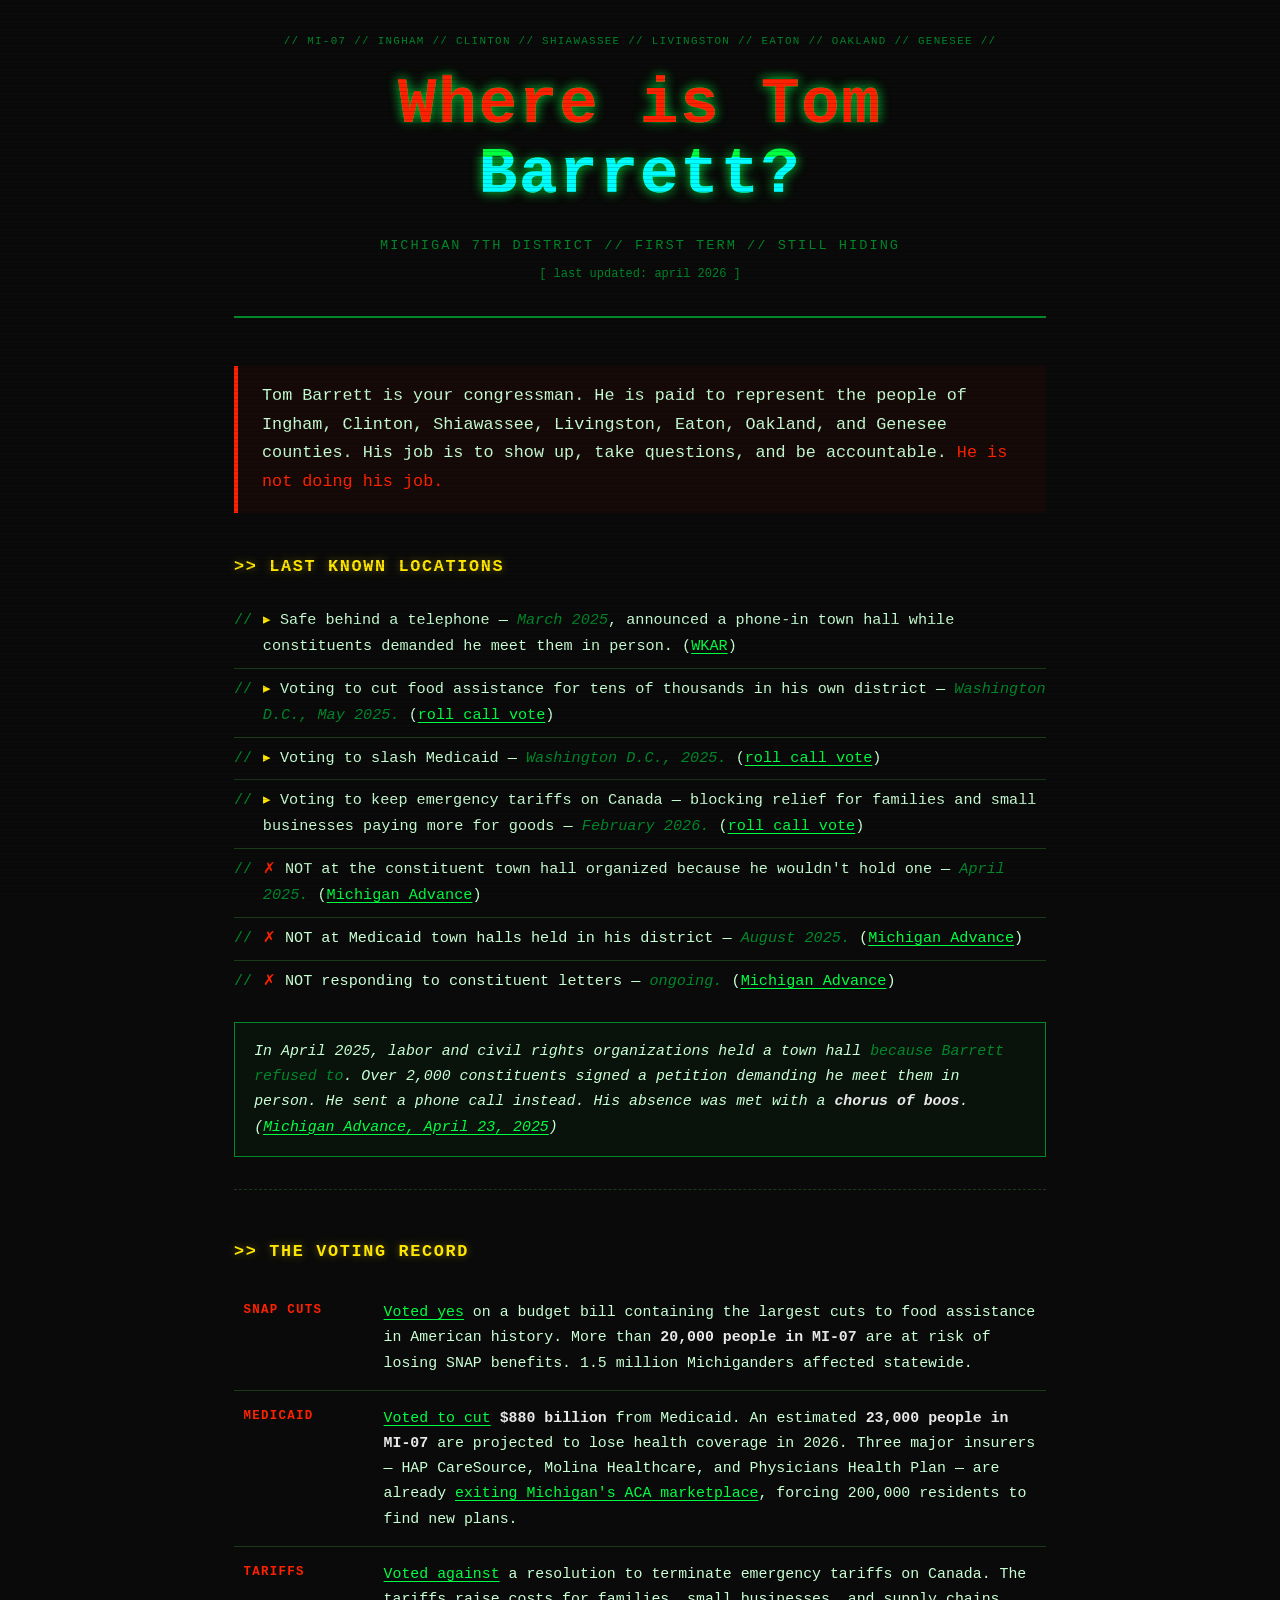
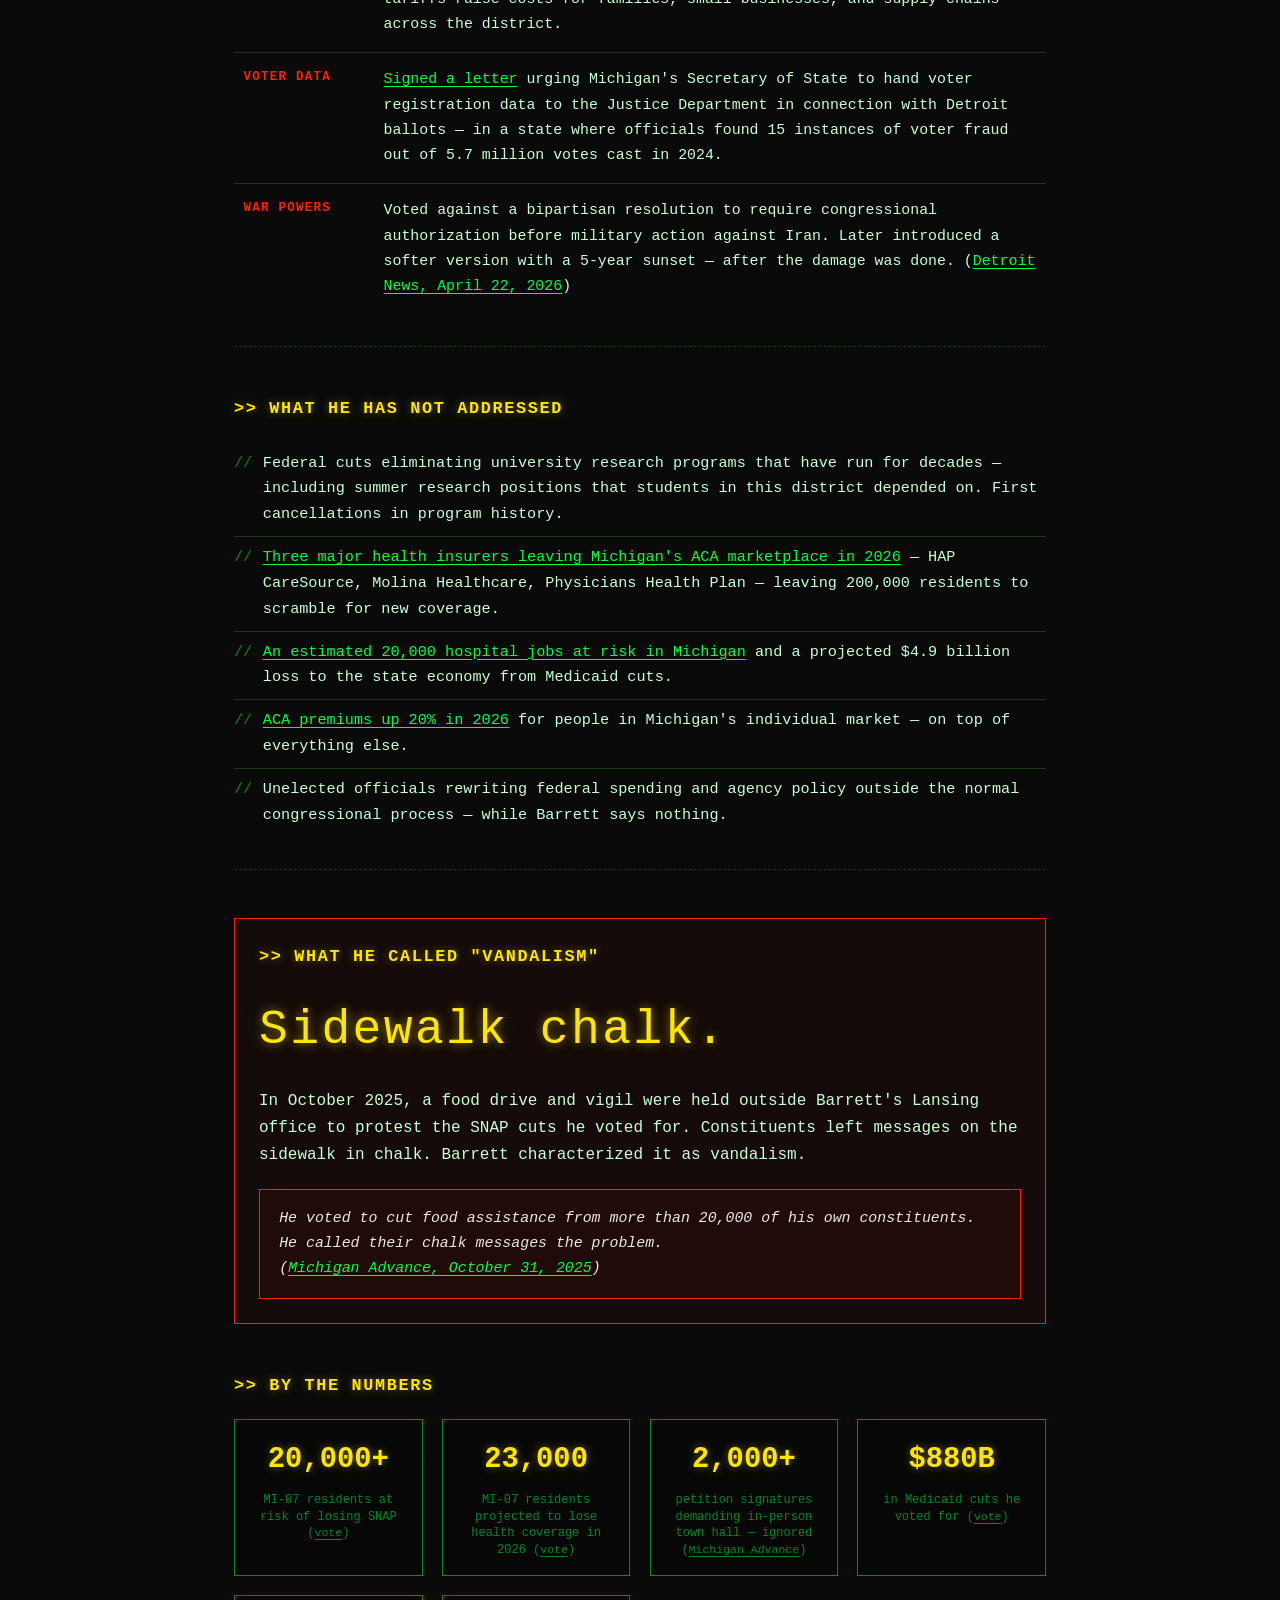
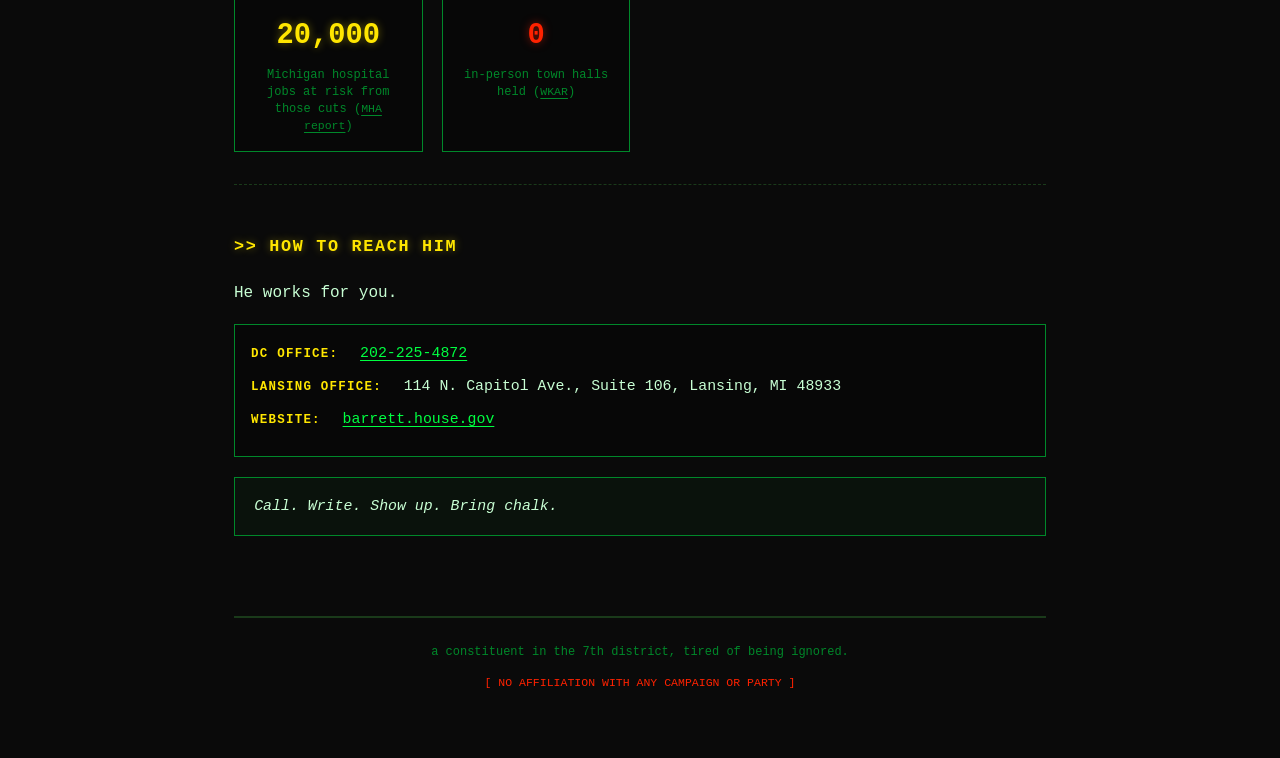
<file: docs/index.html>
<!DOCTYPE html>
<html lang="en">
<head>
  <meta charset="UTF-8">
  <meta name="viewport" content="width=device-width, initial-scale=1.0">
  <title>Where is Tom Barrett? | whereistombarrett.com</title>
  <link rel="stylesheet" href="./theme/css/style.css">
</head>
<body>
  <div class="scanlines"></div>

<main>

  <header>
    <p class="deco">// MI-07 // INGHAM // CLINTON // SHIAWASSEE // LIVINGSTON // EATON // OAKLAND // GENESEE //</p>
    <h1 class="glitch-title" data-text="Where is Tom Barrett?">Where is Tom Barrett?</h1>
    <p class="subhead">michigan 7th district // first term // still hiding</p>
    <p class="datestamp">[ last updated: april 2026 ]</p>
  </header>

  <section class="lede">
    <p>
      Tom Barrett is your congressman. He is paid to represent the people of
      Ingham, Clinton, Shiawassee, Livingston, Eaton, Oakland, and Genesee
      counties. His job is to show up, take questions, and be accountable.
      <span class="red">He is not doing his job.</span>
    </p>
  </section>

  <section class="block">
    <h2>&gt;&gt; LAST KNOWN LOCATIONS</h2>
    <ul>
      <li>
        <span class="yellow">▸</span> Safe behind a telephone —
        <em>March 2025</em>, announced a phone-in town hall while constituents demanded he meet them in person.
        (<a href="https://www.wkar.org/wkar-news/2025-03-07/rep-barrett-sets-first-call-in-town-hall-some-constituents-want-to-talk-in-person" target="_blank" rel="noopener">WKAR</a>)
      </li>
      <li>
        <span class="yellow">▸</span> Voting to cut food assistance for tens of thousands in his own district —
        <em>Washington D.C., May 2025.</em>
        (<a href="https://www.govtrack.us/congress/votes/119-2025/h145" target="_blank" rel="noopener">roll call vote</a>)
      </li>
      <li>
        <span class="yellow">▸</span> Voting to slash Medicaid —
        <em>Washington D.C., 2025.</em>
        (<a href="https://www.govtrack.us/congress/votes/119-2025/h145" target="_blank" rel="noopener">roll call vote</a>)
      </li>
      <li>
        <span class="yellow">▸</span> Voting to keep emergency tariffs on Canada — blocking relief for families and small businesses paying more for goods —
        <em>February 2026.</em>
        (<a href="https://www.govtrack.us/congress/votes/119-2026/h65" target="_blank" rel="noopener">roll call vote</a>)
      </li>
      <li>
        <span class="red">✗</span> NOT at the constituent town hall organized because he wouldn't hold one —
        <em>April 2025.</em>
        (<a href="https://michiganadvance.com/2025/04/23/absent-tom-barrett-7th-district-town-hall-meeting-lets-constituents-express-concerns-frustrations/" target="_blank" rel="noopener">Michigan Advance</a>)
      </li>
      <li>
        <span class="red">✗</span> NOT at Medicaid town halls held in his district —
        <em>August 2025.</em>
        (<a href="https://michiganadvance.com/2025/08/01/democratic-candidates-hold-medicaid-townhalls-with-barrett-james-absent/" target="_blank" rel="noopener">Michigan Advance</a>)
      </li>
      <li>
        <span class="red">✗</span> NOT responding to constituent letters — <em>ongoing.</em>
        (<a href="https://michiganadvance.com/briefs/barrett-constituents-deliver-petition-to-lansing-office-demand-in-person-town-hall-meeting/" target="_blank" rel="noopener">Michigan Advance</a>)
      </li>
    </ul>
    <p class="callout">
      In April 2025, labor and civil rights organizations held a town hall
      <em>because Barrett refused to</em>. Over 2,000 constituents signed a petition
      demanding he meet them in person. He sent a phone call instead. His absence
      was met with a <strong>chorus of boos</strong>.
      (<a href="https://michiganadvance.com/2025/04/23/absent-tom-barrett-7th-district-town-hall-meeting-lets-constituents-express-concerns-frustrations/" target="_blank" rel="noopener">Michigan Advance, April 23, 2025</a>)
    </p>
  </section>

  <section class="block">
    <h2>&gt;&gt; THE VOTING RECORD</h2>
    <table>
      <tr>
        <td class="charge">SNAP CUTS</td>
        <td>
          <a href="https://www.govtrack.us/congress/votes/119-2025/h145" target="_blank" rel="noopener">Voted yes</a>
          on a budget bill containing the largest cuts to food assistance in American history.
          More than <strong>20,000 people in MI-07</strong> are at risk of losing SNAP benefits.
          1.5 million Michiganders affected statewide.
        </td>
      </tr>
      <tr>
        <td class="charge">MEDICAID</td>
        <td>
          <a href="https://www.govtrack.us/congress/votes/119-2025/h145" target="_blank" rel="noopener">Voted to cut</a>
          <strong>$880 billion</strong> from Medicaid. An estimated <strong>23,000 people in MI-07</strong>
          are projected to lose health coverage in 2026. Three major insurers —
          HAP CareSource, Molina Healthcare, and Physicians Health Plan — are already
          <a href="https://bridgemi.com/michigan-health-watch/michigan-open-enrollment-heres-how-much-health-insurance-rates-are-rising/" target="_blank" rel="noopener">exiting Michigan's ACA marketplace</a>,
          forcing 200,000 residents to find new plans.
        </td>
      </tr>
      <tr>
        <td class="charge">TARIFFS</td>
        <td>
          <a href="https://www.govtrack.us/congress/votes/119-2026/h65" target="_blank" rel="noopener">Voted against</a>
          a resolution to terminate emergency tariffs on Canada. The tariffs raise costs
          for families, small businesses, and supply chains across the district.
        </td>
      </tr>
      <tr>
        <td class="charge">VOTER DATA</td>
        <td>
          <a href="https://www.gandernewsroom.com/news/trump-doj-demands-detroits-ballots-and-these-michigan-republicans-are-backing-it/" target="_blank" rel="noopener">Signed a letter</a>
          urging Michigan's Secretary of State to hand voter registration data to the Justice Department
          in connection with Detroit ballots — in a state where officials found 15 instances of
          voter fraud out of 5.7 million votes cast in 2024.
        </td>
      </tr>
      <tr>
        <td class="charge">WAR POWERS</td>
        <td>
          Voted against a bipartisan resolution to require congressional authorization before
          military action against Iran. Later introduced a softer version with a 5-year sunset —
          after the damage was done.
          (<a href="https://www.detroitnews.com/story/news/politics/2026/04/22/michigan-rep-tom-barrett-pushes-to-reclaim-congress-war-powers/89732514007/" target="_blank" rel="noopener">Detroit News, April 22, 2026</a>)
        </td>
      </tr>
    </table>
  </section>

  <section class="block">
    <h2>&gt;&gt; WHAT HE HAS NOT ADDRESSED</h2>
    <ul>
      <li>
        Federal cuts eliminating university research programs that have run for decades —
        including summer research positions that students in this district depended on.
        First cancellations in program history.
      </li>
      <li>
        <a href="https://bridgemi.com/michigan-health-watch/michigan-open-enrollment-heres-how-much-health-insurance-rates-are-rising/" target="_blank" rel="noopener">Three major health insurers leaving Michigan's ACA marketplace in 2026</a>
        — HAP CareSource, Molina Healthcare, Physicians Health Plan — leaving 200,000 residents to scramble for new coverage.
      </li>
      <li>
        <a href="https://www.mha.org/newsroom/house-budget-endangers-20000-hospital-jobs-and-4-9-billion-economic-loss/" target="_blank" rel="noopener">An estimated 20,000 hospital jobs at risk in Michigan</a>
        and a projected $4.9 billion loss to the state economy from Medicaid cuts.
      </li>
      <li>
        <a href="https://bridgemi.com/michigan-health-watch/michigan-open-enrollment-heres-how-much-health-insurance-rates-are-rising/" target="_blank" rel="noopener">ACA premiums up 20% in 2026</a>
        for people in Michigan's individual market — on top of everything else.
      </li>
      <li>
        Unelected officials rewriting federal spending and agency policy outside the normal congressional process — while Barrett says nothing.
      </li>
    </ul>
  </section>

  <section class="block spotlight">
    <h2>&gt;&gt; WHAT HE CALLED "VANDALISM"</h2>
    <p class="big-text">Sidewalk chalk.</p>
    <p>
      In October 2025, a food drive and vigil were held outside Barrett's Lansing
      office to protest the SNAP cuts he voted for. Constituents left messages on
      the sidewalk in chalk. Barrett characterized it as vandalism.
    </p>
    <p class="callout red-border">
      He voted to cut food assistance from more than 20,000 of his own constituents.<br>
      He called their chalk messages the problem.<br>
      (<a href="https://michiganadvance.com/2025/10/31/congressional-candidate-hosts-food-drive-and-vigil-outside-rep-tom-barretts-lansing-office/" target="_blank" rel="noopener">Michigan Advance, October 31, 2025</a>)
    </p>
  </section>

  <section class="block">
    <h2>&gt;&gt; BY THE NUMBERS</h2>
    <div class="stats">
      <div class="stat">
        <span class="stat-num">20,000+</span>
        <span class="stat-label">
          MI-07 residents at risk of losing SNAP
          (<a href="https://www.govtrack.us/congress/votes/119-2025/h145" target="_blank" rel="noopener">vote</a>)
        </span>
      </div>
      <div class="stat">
        <span class="stat-num">23,000</span>
        <span class="stat-label">
          MI-07 residents projected to lose health coverage in 2026
          (<a href="https://www.govtrack.us/congress/votes/119-2025/h145" target="_blank" rel="noopener">vote</a>)
        </span>
      </div>
      <div class="stat">
        <span class="stat-num">2,000+</span>
        <span class="stat-label">
          petition signatures demanding in-person town hall — ignored
          (<a href="https://michiganadvance.com/briefs/barrett-constituents-deliver-petition-to-lansing-office-demand-in-person-town-hall-meeting/" target="_blank" rel="noopener">Michigan Advance</a>)
        </span>
      </div>
      <div class="stat">
        <span class="stat-num">$880B</span>
        <span class="stat-label">
          in Medicaid cuts he voted for
          (<a href="https://www.govtrack.us/congress/votes/119-2025/h145" target="_blank" rel="noopener">vote</a>)
        </span>
      </div>
      <div class="stat">
        <span class="stat-num">20,000</span>
        <span class="stat-label">
          Michigan hospital jobs at risk from those cuts
          (<a href="https://www.mha.org/newsroom/house-budget-endangers-20000-hospital-jobs-and-4-9-billion-economic-loss/" target="_blank" rel="noopener">MHA report</a>)
        </span>
      </div>
      <div class="stat">
        <span class="stat-num red">0</span>
        <span class="stat-label">
          in-person town halls held
          (<a href="https://www.wkar.org/wkar-news/2025-03-07/rep-barrett-sets-first-call-in-town-hall-some-constituents-want-to-talk-in-person" target="_blank" rel="noopener">WKAR</a>)
        </span>
      </div>
    </div>
  </section>

  <section class="block">
    <h2>&gt;&gt; HOW TO REACH HIM</h2>
    <p>He works for you.</p>
    <div class="contact">
      <p><span class="label">DC OFFICE:</span> <a href="tel:+12022254872">202-225-4872</a></p>
      <p><span class="label">LANSING OFFICE:</span> 114 N. Capitol Ave., Suite 106, Lansing, MI 48933</p>
      <p><span class="label">WEBSITE:</span> <a href="https://barrett.house.gov" target="_blank" rel="noopener">barrett.house.gov</a></p>
    </div>
    <p class="callout">
      Call. Write. Show up. Bring chalk.
    </p>
  </section>

  <footer>
    <p>a constituent in the 7th district, tired of being ignored.</p>
    <p class="blink">[ NO AFFILIATION WITH ANY CAMPAIGN OR PARTY ]</p>
  </footer>

</main>

</body>
</html>
</file>
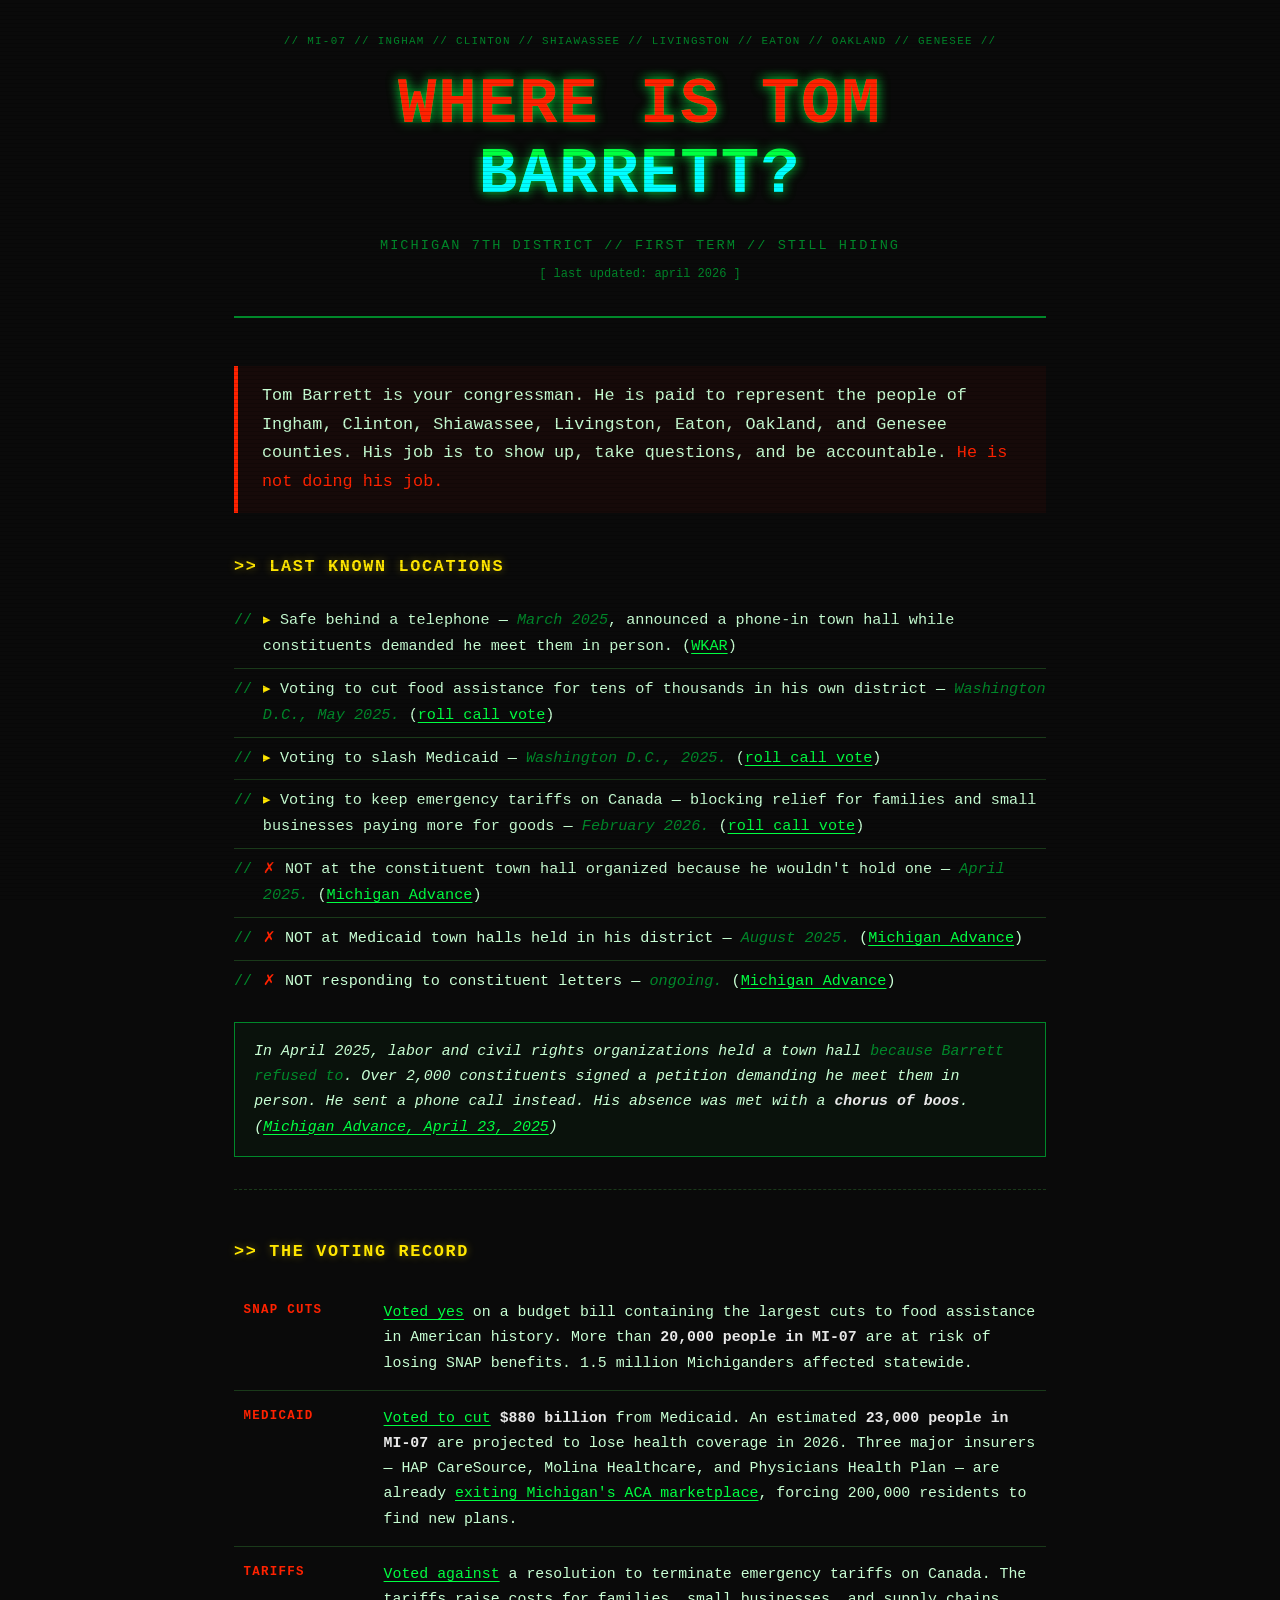
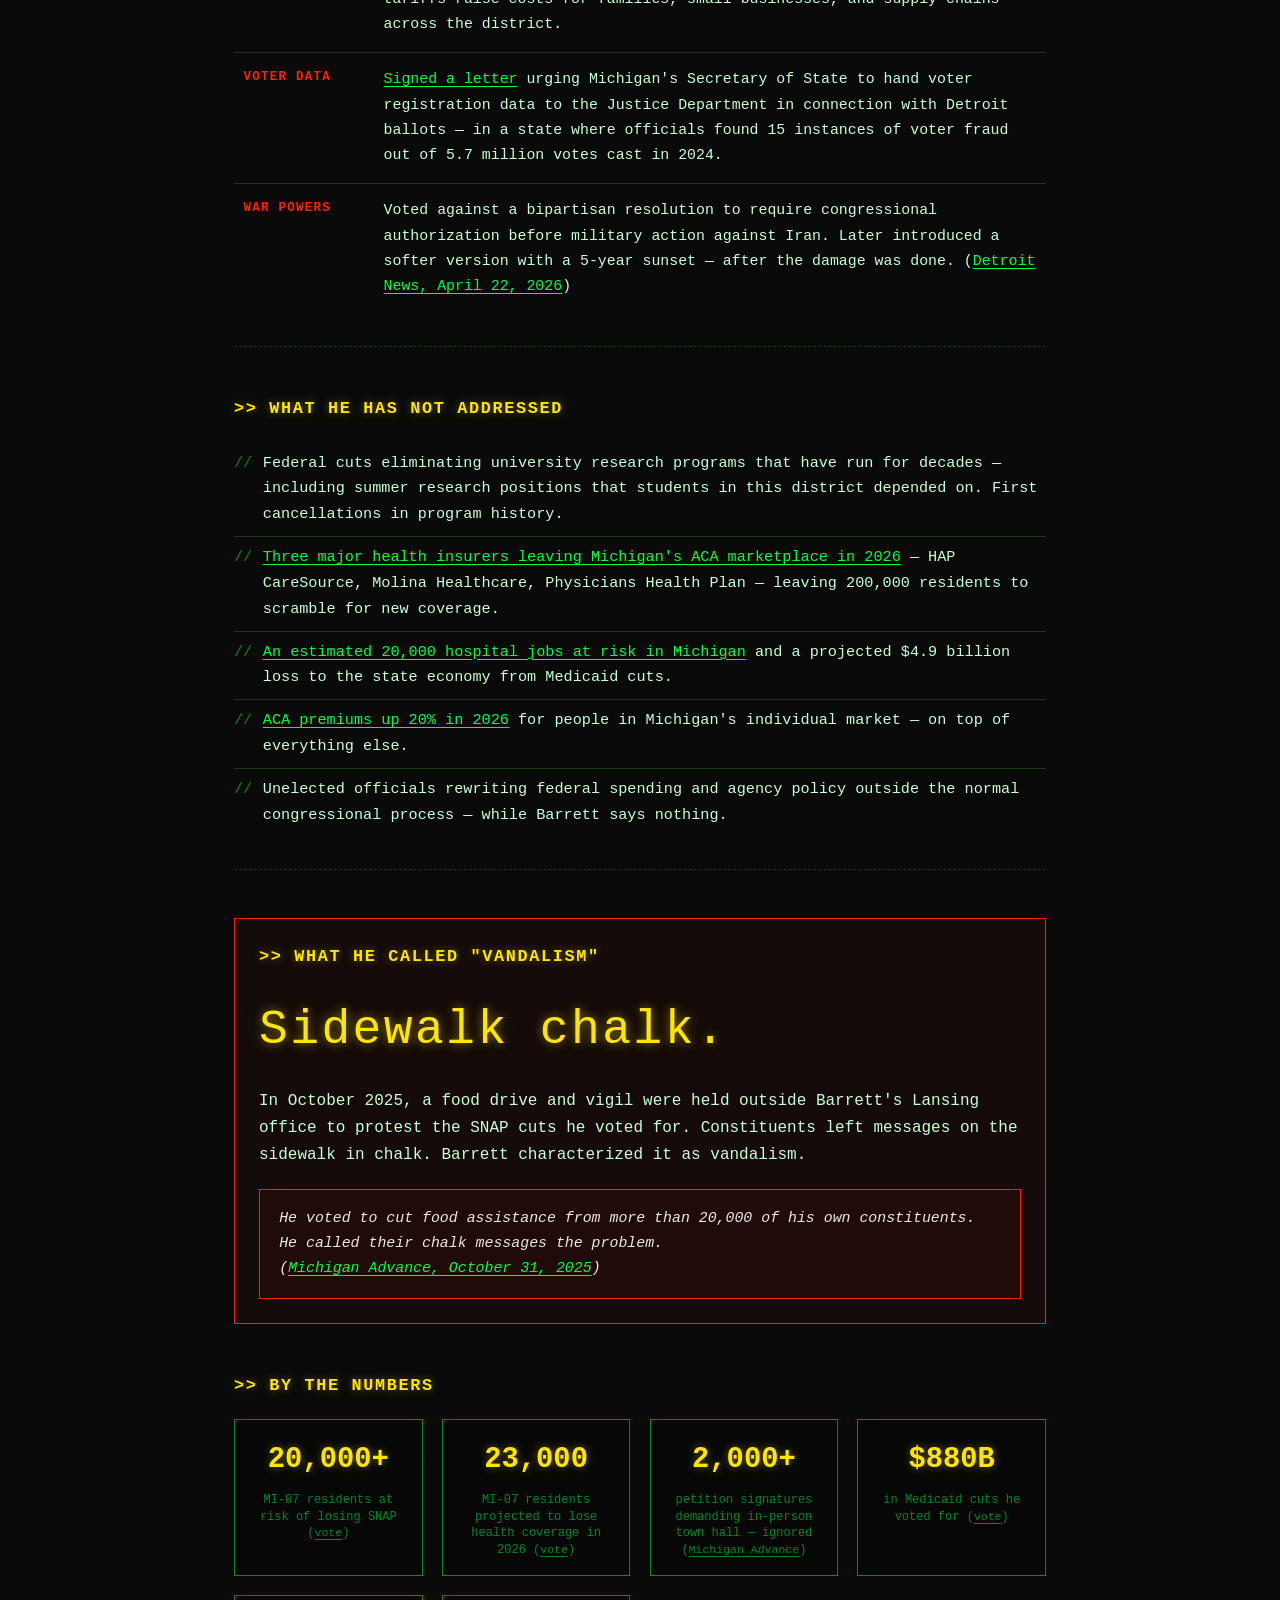
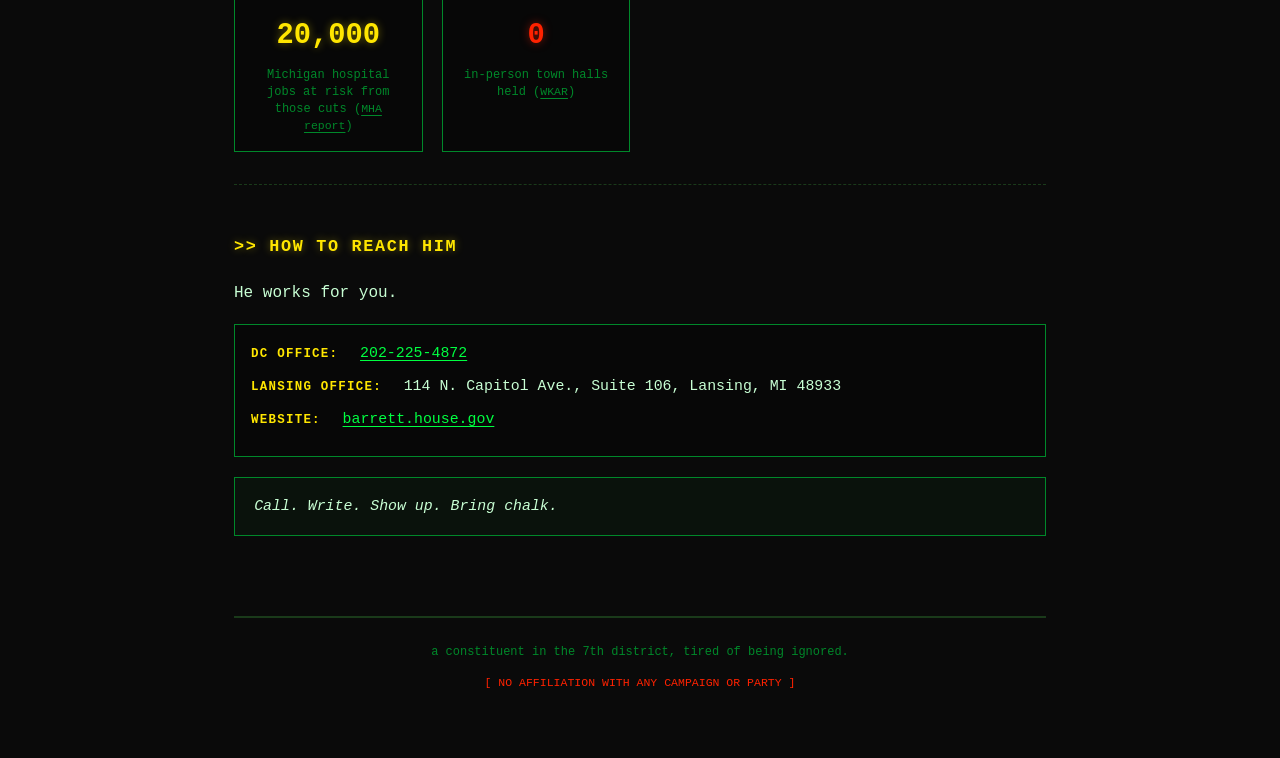
<file: output/index.html>
<!DOCTYPE html>
<html lang="en">
<head>
  <meta charset="UTF-8">
  <meta name="viewport" content="width=device-width, initial-scale=1.0">
  <title>whereistombarrett.wtf</title>
  <link rel="stylesheet" href="./theme/css/style.css">
</head>
<body>
  <div class="scanlines"></div>

<main>

  <header>
    <p class="deco">// MI-07 // INGHAM // CLINTON // SHIAWASSEE // LIVINGSTON // EATON // OAKLAND // GENESEE //</p>
    <h1 class="glitch-title" data-text="WHERE IS TOM BARRETT?">WHERE IS TOM BARRETT?</h1>
    <p class="subhead">michigan 7th district // first term // still hiding</p>
    <p class="datestamp">[ last updated: april 2026 ]</p>
  </header>

  <section class="lede">
    <p>
      Tom Barrett is your congressman. He is paid to represent the people of
      Ingham, Clinton, Shiawassee, Livingston, Eaton, Oakland, and Genesee
      counties. His job is to show up, take questions, and be accountable.
      <span class="red">He is not doing his job.</span>
    </p>
  </section>

  <section class="block">
    <h2>&gt;&gt; LAST KNOWN LOCATIONS</h2>
    <ul>
      <li>
        <span class="yellow">▸</span> Safe behind a telephone —
        <em>March 2025</em>, announced a phone-in town hall while constituents demanded he meet them in person.
        (<a href="https://www.wkar.org/wkar-news/2025-03-07/rep-barrett-sets-first-call-in-town-hall-some-constituents-want-to-talk-in-person" target="_blank" rel="noopener">WKAR</a>)
      </li>
      <li>
        <span class="yellow">▸</span> Voting to cut food assistance for tens of thousands in his own district —
        <em>Washington D.C., May 2025.</em>
        (<a href="https://www.govtrack.us/congress/votes/119-2025/h145" target="_blank" rel="noopener">roll call vote</a>)
      </li>
      <li>
        <span class="yellow">▸</span> Voting to slash Medicaid —
        <em>Washington D.C., 2025.</em>
        (<a href="https://www.govtrack.us/congress/votes/119-2025/h145" target="_blank" rel="noopener">roll call vote</a>)
      </li>
      <li>
        <span class="yellow">▸</span> Voting to keep emergency tariffs on Canada — blocking relief for families and small businesses paying more for goods —
        <em>February 2026.</em>
        (<a href="https://www.govtrack.us/congress/votes/119-2026/h65" target="_blank" rel="noopener">roll call vote</a>)
      </li>
      <li>
        <span class="red">✗</span> NOT at the constituent town hall organized because he wouldn't hold one —
        <em>April 2025.</em>
        (<a href="https://michiganadvance.com/2025/04/23/absent-tom-barrett-7th-district-town-hall-meeting-lets-constituents-express-concerns-frustrations/" target="_blank" rel="noopener">Michigan Advance</a>)
      </li>
      <li>
        <span class="red">✗</span> NOT at Medicaid town halls held in his district —
        <em>August 2025.</em>
        (<a href="https://michiganadvance.com/2025/08/01/democratic-candidates-hold-medicaid-townhalls-with-barrett-james-absent/" target="_blank" rel="noopener">Michigan Advance</a>)
      </li>
      <li>
        <span class="red">✗</span> NOT responding to constituent letters — <em>ongoing.</em>
        (<a href="https://michiganadvance.com/briefs/barrett-constituents-deliver-petition-to-lansing-office-demand-in-person-town-hall-meeting/" target="_blank" rel="noopener">Michigan Advance</a>)
      </li>
    </ul>
    <p class="callout">
      In April 2025, labor and civil rights organizations held a town hall
      <em>because Barrett refused to</em>. Over 2,000 constituents signed a petition
      demanding he meet them in person. He sent a phone call instead. His absence
      was met with a <strong>chorus of boos</strong>.
      (<a href="https://michiganadvance.com/2025/04/23/absent-tom-barrett-7th-district-town-hall-meeting-lets-constituents-express-concerns-frustrations/" target="_blank" rel="noopener">Michigan Advance, April 23, 2025</a>)
    </p>
  </section>

  <section class="block">
    <h2>&gt;&gt; THE VOTING RECORD</h2>
    <table>
      <tr>
        <td class="charge">SNAP CUTS</td>
        <td>
          <a href="https://www.govtrack.us/congress/votes/119-2025/h145" target="_blank" rel="noopener">Voted yes</a>
          on a budget bill containing the largest cuts to food assistance in American history.
          More than <strong>20,000 people in MI-07</strong> are at risk of losing SNAP benefits.
          1.5 million Michiganders affected statewide.
        </td>
      </tr>
      <tr>
        <td class="charge">MEDICAID</td>
        <td>
          <a href="https://www.govtrack.us/congress/votes/119-2025/h145" target="_blank" rel="noopener">Voted to cut</a>
          <strong>$880 billion</strong> from Medicaid. An estimated <strong>23,000 people in MI-07</strong>
          are projected to lose health coverage in 2026. Three major insurers —
          HAP CareSource, Molina Healthcare, and Physicians Health Plan — are already
          <a href="https://bridgemi.com/michigan-health-watch/michigan-open-enrollment-heres-how-much-health-insurance-rates-are-rising/" target="_blank" rel="noopener">exiting Michigan's ACA marketplace</a>,
          forcing 200,000 residents to find new plans.
        </td>
      </tr>
      <tr>
        <td class="charge">TARIFFS</td>
        <td>
          <a href="https://www.govtrack.us/congress/votes/119-2026/h65" target="_blank" rel="noopener">Voted against</a>
          a resolution to terminate emergency tariffs on Canada. The tariffs raise costs
          for families, small businesses, and supply chains across the district.
        </td>
      </tr>
      <tr>
        <td class="charge">VOTER DATA</td>
        <td>
          <a href="https://www.gandernewsroom.com/news/trump-doj-demands-detroits-ballots-and-these-michigan-republicans-are-backing-it/" target="_blank" rel="noopener">Signed a letter</a>
          urging Michigan's Secretary of State to hand voter registration data to the Justice Department
          in connection with Detroit ballots — in a state where officials found 15 instances of
          voter fraud out of 5.7 million votes cast in 2024.
        </td>
      </tr>
      <tr>
        <td class="charge">WAR POWERS</td>
        <td>
          Voted against a bipartisan resolution to require congressional authorization before
          military action against Iran. Later introduced a softer version with a 5-year sunset —
          after the damage was done.
          (<a href="https://www.detroitnews.com/story/news/politics/2026/04/22/michigan-rep-tom-barrett-pushes-to-reclaim-congress-war-powers/89732514007/" target="_blank" rel="noopener">Detroit News, April 22, 2026</a>)
        </td>
      </tr>
    </table>
  </section>

  <section class="block">
    <h2>&gt;&gt; WHAT HE HAS NOT ADDRESSED</h2>
    <ul>
      <li>
        Federal cuts eliminating university research programs that have run for decades —
        including summer research positions that students in this district depended on.
        First cancellations in program history.
      </li>
      <li>
        <a href="https://bridgemi.com/michigan-health-watch/michigan-open-enrollment-heres-how-much-health-insurance-rates-are-rising/" target="_blank" rel="noopener">Three major health insurers leaving Michigan's ACA marketplace in 2026</a>
        — HAP CareSource, Molina Healthcare, Physicians Health Plan — leaving 200,000 residents to scramble for new coverage.
      </li>
      <li>
        <a href="https://www.mha.org/newsroom/house-budget-endangers-20000-hospital-jobs-and-4-9-billion-economic-loss/" target="_blank" rel="noopener">An estimated 20,000 hospital jobs at risk in Michigan</a>
        and a projected $4.9 billion loss to the state economy from Medicaid cuts.
      </li>
      <li>
        <a href="https://bridgemi.com/michigan-health-watch/michigan-open-enrollment-heres-how-much-health-insurance-rates-are-rising/" target="_blank" rel="noopener">ACA premiums up 20% in 2026</a>
        for people in Michigan's individual market — on top of everything else.
      </li>
      <li>
        Unelected officials rewriting federal spending and agency policy outside the normal congressional process — while Barrett says nothing.
      </li>
    </ul>
  </section>

  <section class="block spotlight">
    <h2>&gt;&gt; WHAT HE CALLED "VANDALISM"</h2>
    <p class="big-text">Sidewalk chalk.</p>
    <p>
      In October 2025, a food drive and vigil were held outside Barrett's Lansing
      office to protest the SNAP cuts he voted for. Constituents left messages on
      the sidewalk in chalk. Barrett characterized it as vandalism.
    </p>
    <p class="callout red-border">
      He voted to cut food assistance from more than 20,000 of his own constituents.<br>
      He called their chalk messages the problem.<br>
      (<a href="https://michiganadvance.com/2025/10/31/congressional-candidate-hosts-food-drive-and-vigil-outside-rep-tom-barretts-lansing-office/" target="_blank" rel="noopener">Michigan Advance, October 31, 2025</a>)
    </p>
  </section>

  <section class="block">
    <h2>&gt;&gt; BY THE NUMBERS</h2>
    <div class="stats">
      <div class="stat">
        <span class="stat-num">20,000+</span>
        <span class="stat-label">
          MI-07 residents at risk of losing SNAP
          (<a href="https://www.govtrack.us/congress/votes/119-2025/h145" target="_blank" rel="noopener">vote</a>)
        </span>
      </div>
      <div class="stat">
        <span class="stat-num">23,000</span>
        <span class="stat-label">
          MI-07 residents projected to lose health coverage in 2026
          (<a href="https://www.govtrack.us/congress/votes/119-2025/h145" target="_blank" rel="noopener">vote</a>)
        </span>
      </div>
      <div class="stat">
        <span class="stat-num">2,000+</span>
        <span class="stat-label">
          petition signatures demanding in-person town hall — ignored
          (<a href="https://michiganadvance.com/briefs/barrett-constituents-deliver-petition-to-lansing-office-demand-in-person-town-hall-meeting/" target="_blank" rel="noopener">Michigan Advance</a>)
        </span>
      </div>
      <div class="stat">
        <span class="stat-num">$880B</span>
        <span class="stat-label">
          in Medicaid cuts he voted for
          (<a href="https://www.govtrack.us/congress/votes/119-2025/h145" target="_blank" rel="noopener">vote</a>)
        </span>
      </div>
      <div class="stat">
        <span class="stat-num">20,000</span>
        <span class="stat-label">
          Michigan hospital jobs at risk from those cuts
          (<a href="https://www.mha.org/newsroom/house-budget-endangers-20000-hospital-jobs-and-4-9-billion-economic-loss/" target="_blank" rel="noopener">MHA report</a>)
        </span>
      </div>
      <div class="stat">
        <span class="stat-num red">0</span>
        <span class="stat-label">
          in-person town halls held
          (<a href="https://www.wkar.org/wkar-news/2025-03-07/rep-barrett-sets-first-call-in-town-hall-some-constituents-want-to-talk-in-person" target="_blank" rel="noopener">WKAR</a>)
        </span>
      </div>
    </div>
  </section>

  <section class="block">
    <h2>&gt;&gt; HOW TO REACH HIM</h2>
    <p>He works for you.</p>
    <div class="contact">
      <p><span class="label">DC OFFICE:</span> <a href="tel:+12022254872">202-225-4872</a></p>
      <p><span class="label">LANSING OFFICE:</span> 114 N. Capitol Ave., Suite 106, Lansing, MI 48933</p>
      <p><span class="label">WEBSITE:</span> <a href="https://barrett.house.gov" target="_blank" rel="noopener">barrett.house.gov</a></p>
    </div>
    <p class="callout">
      Call. Write. Show up. Bring chalk.
    </p>
  </section>

  <footer>
    <p>a constituent in the 7th district, tired of being ignored.</p>
    <p class="blink">[ NO AFFILIATION WITH ANY CAMPAIGN OR PARTY ]</p>
  </footer>

</main>

</body>
</html>
</file>
<file: docs/theme/css/style.css>
/* ── reset ── */
*, *::before, *::after { box-sizing: border-box; margin: 0; padding: 0; }

/* ── palette ── */
:root {
  --black:   #0a0a0a;
  --green:   #00ff41;
  --text:    #c8ffd4;   /* softer green for body text — readable on black */
  --dim:     #00882a;
  --red:     #ff2200;
  --yellow:  #ffe600;
  --white:   #e8e8e8;
  --border:  #1a3a1a;
}

/* ── base ── */
html { font-size: 16px; }

body {
  background: var(--black);
  color: var(--text);
  font-family: 'Courier New', Courier, monospace;
  font-size: 1rem;
  line-height: 1.7;
  padding: 0;
  margin: 0;
  min-height: 100vh;
}

/* ── crt scanline overlay ── */
.scanlines {
  pointer-events: none;
  position: fixed;
  inset: 0;
  z-index: 100;
  background: repeating-linear-gradient(
    to bottom,
    transparent 0px,
    transparent 3px,
    rgba(0, 0, 0, 0.15) 3px,
    rgba(0, 0, 0, 0.15) 4px
  );
}

/* ── layout ── */
main {
  max-width: 860px;
  margin: 0 auto;
  padding: 2rem 1.5rem 4rem;
}

/* ── header ── */
header {
  margin-bottom: 3rem;
  text-align: center;
  border-bottom: 2px solid var(--dim);
  padding-bottom: 2rem;
}

/* ── glitch title ── */
.glitch-title {
  display: inline-block;
  font-size: clamp(2rem, 6vw, 4rem);
  color: var(--green);
  letter-spacing: 0.03em;
  line-height: 1.1;
  position: relative;
  text-shadow: 0 0 12px rgba(0, 255, 65, 0.5);
  margin-bottom: 1.5rem;
}

.glitch-title::before,
.glitch-title::after {
  content: attr(data-text);
  position: absolute;
  top: 0;
  left: 0;
  width: 100%;
}

.glitch-title::before {
  color: var(--red);
  animation: glitch-top 9s infinite;
  clip-path: polygon(0 0, 100% 0, 100% 38%, 0 38%);
}

.glitch-title::after {
  color: cyan;
  animation: glitch-bottom 9s infinite;
  clip-path: polygon(0 62%, 100% 62%, 100% 100%, 0 100%);
}

@keyframes glitch-top {
  0%, 88%, 100% { transform: none; opacity: 0; }
  89%  { transform: translate(-5px, -2px); opacity: 0.9; }
  91%  { transform: translate(5px,  1px); opacity: 0.9; }
  93%  { transform: none; opacity: 0; }
}

@keyframes glitch-bottom {
  0%, 90%, 100% { transform: none; opacity: 0; }
  91%  { transform: translate(5px,  2px); opacity: 0.9; }
  93%  { transform: translate(-5px, -1px); opacity: 0.9; }
  95%  { transform: none; opacity: 0; }
}

.deco {
  font-size: 0.68rem;
  color: var(--dim);
  letter-spacing: 0.12em;
  margin-bottom: 1.2rem;
  overflow: hidden;
  white-space: nowrap;
  text-overflow: ellipsis;
}

.subhead {
  font-size: 0.85rem;
  color: var(--dim);
  letter-spacing: 0.15em;
  text-transform: uppercase;
  margin-bottom: 0.4rem;
}

.datestamp {
  font-size: 0.75rem;
  color: var(--dim);
}

/* ── lede ── */
.lede {
  border-left: 4px solid var(--red);
  padding: 1rem 1.5rem;
  margin-bottom: 2.5rem;
  background: rgba(255, 34, 0, 0.05);
  font-size: 1.05rem;
}

/* ── section blocks ── */
.block {
  margin-bottom: 3rem;
  padding-bottom: 2rem;
  border-bottom: 1px dashed var(--border);
}

.block:last-of-type {
  border-bottom: none;
}

h2 {
  font-size: 1.05rem;
  color: var(--yellow);
  letter-spacing: 0.1em;
  margin-bottom: 1.2rem;
  text-shadow: 0 0 8px rgba(255, 230, 0, 0.4);
}

/* ── lists ── */
ul {
  list-style: none;
  padding: 0;
}

ul li {
  padding: 0.5rem 0 0.5rem 1.8rem;
  border-bottom: 1px solid var(--border);
  position: relative;
  font-size: 0.95rem;
}

ul li:last-child {
  border-bottom: none;
}

ul li::before {
  content: '//';
  position: absolute;
  left: 0;
  color: var(--dim);
}

/* ── rap sheet table ── */
table {
  width: 100%;
  border-collapse: collapse;
  font-size: 0.93rem;
}

table tr {
  border-bottom: 1px solid var(--border);
}

table tr:last-child {
  border-bottom: none;
}

table tr:hover {
  background: rgba(0, 255, 65, 0.03);
}

table td {
  padding: 0.9rem 0.6rem;
  vertical-align: top;
}

.charge {
  color: var(--red);
  font-weight: bold;
  white-space: nowrap;
  padding-right: 1.5rem;
  min-width: 140px;
  font-size: 0.78rem;
  letter-spacing: 0.1em;
}

/* ── callout boxes ── */
.callout {
  margin-top: 1.2rem;
  padding: 1rem 1.2rem;
  border: 1px solid var(--dim);
  background: rgba(0, 255, 65, 0.03);
  font-size: 0.93rem;
  font-style: italic;
}

.callout.red-border {
  border-color: var(--red);
  background: rgba(255, 34, 0, 0.05);
  color: var(--white);
}

/* ── spotlight section ── */
.spotlight {
  background: rgba(255, 34, 0, 0.04);
  padding: 1.5rem;
  border: 1px solid var(--red);
}

.big-text {
  font-size: 3rem;
  color: var(--yellow);
  letter-spacing: 0.05em;
  margin: 0.5rem 0 1rem;
  text-shadow:
    0 0 10px rgba(255, 230, 0, 0.5),
    0 0 30px rgba(255, 230, 0, 0.15);
}

/* ── stats grid ── */
.stats {
  display: grid;
  grid-template-columns: repeat(auto-fit, minmax(170px, 1fr));
  gap: 1.2rem;
  margin-top: 0.5rem;
}

.stat {
  border: 1px solid var(--dim);
  padding: 1rem;
  text-align: center;
  background: rgba(0, 0, 0, 0.3);
}

.stat-num {
  display: block;
  font-size: 1.8rem;
  color: var(--yellow);
  font-weight: bold;
  text-shadow: 0 0 8px rgba(255, 230, 0, 0.4);
  margin-bottom: 0.4rem;
}

.stat-num.red {
  color: var(--red);
  text-shadow: 0 0 8px rgba(255, 34, 0, 0.5);
}

.stat-label {
  font-size: 0.75rem;
  color: var(--dim);
  display: block;
  line-height: 1.4;
}

.stat-label a {
  color: var(--dim);
  font-size: 0.72rem;
}

.stat-label a:hover {
  color: var(--green);
  text-shadow: none;
}

/* ── contact ── */
.contact {
  margin: 1rem 0;
  padding: 1rem;
  border: 1px solid var(--dim);
  background: rgba(0, 0, 0, 0.3);
}

.contact p {
  margin-bottom: 0.5rem;
  font-size: 0.93rem;
}

.label {
  color: var(--yellow);
  font-weight: bold;
  margin-right: 0.8rem;
  font-size: 0.78rem;
  letter-spacing: 0.1em;
}

a {
  color: var(--green);
  text-decoration: underline;
  text-underline-offset: 3px;
}

a:hover {
  color: var(--yellow);
  text-shadow: 0 0 6px rgba(255, 230, 0, 0.4);
}

/* ── utility colors ── */
.green  { color: var(--green); }
.yellow { color: var(--yellow); }
.red    { color: var(--red); }

strong {
  color: var(--white);
}

em {
  color: var(--dim);
  font-style: italic;
}

/* ── sources ── */
.sources {
  margin-top: 2rem;
  padding-top: 1rem;
  border-top: 1px solid var(--border);
}

.sources h3 {
  font-size: 0.72rem;
  color: var(--dim);
  letter-spacing: 0.12em;
  text-transform: uppercase;
  margin-bottom: 0.6rem;
}

.sources ul li {
  font-size: 0.78rem;
  color: var(--dim);
  border: none;
  padding: 0.15rem 0 0.15rem 1.2rem;
}

.sources ul li::before {
  content: '–';
}

.sources a {
  color: var(--dim);
  font-size: 0.78rem;
}

.sources a:hover {
  color: var(--green);
  text-shadow: none;
}

/* ── footer ── */
footer {
  margin-top: 3rem;
  padding-top: 1.5rem;
  border-top: 2px solid var(--border);
  font-size: 0.75rem;
  color: var(--dim);
  text-align: center;
  line-height: 1.8;
}

.blink {
  animation: blink 1.2s step-end infinite;
  color: var(--red);
  font-size: 0.72rem;
  margin-top: 0.6rem;
}

@keyframes blink {
  0%, 100% { opacity: 1; }
  50%       { opacity: 0; }
}

/* ── responsive ── */
@media (max-width: 600px) {
  .glitch-title { font-size: clamp(1.5rem, 8vw, 2.5rem); }
  .big-text { font-size: 2rem; }
  .charge { min-width: 90px; font-size: 0.72rem; }
  table td { padding: 0.6rem 0.4rem; }
  table { font-size: 0.85rem; }
  .deco { display: none; }
}
</file>
<file: output/theme/css/style.css>
/* ── reset ── */
*, *::before, *::after { box-sizing: border-box; margin: 0; padding: 0; }

/* ── palette ── */
:root {
  --black:   #0a0a0a;
  --green:   #00ff41;
  --text:    #c8ffd4;   /* softer green for body text — readable on black */
  --dim:     #00882a;
  --red:     #ff2200;
  --yellow:  #ffe600;
  --white:   #e8e8e8;
  --border:  #1a3a1a;
}

/* ── base ── */
html { font-size: 16px; }

body {
  background: var(--black);
  color: var(--text);
  font-family: 'Courier New', Courier, monospace;
  font-size: 1rem;
  line-height: 1.7;
  padding: 0;
  margin: 0;
  min-height: 100vh;
}

/* ── crt scanline overlay ── */
.scanlines {
  pointer-events: none;
  position: fixed;
  inset: 0;
  z-index: 100;
  background: repeating-linear-gradient(
    to bottom,
    transparent 0px,
    transparent 3px,
    rgba(0, 0, 0, 0.15) 3px,
    rgba(0, 0, 0, 0.15) 4px
  );
}

/* ── layout ── */
main {
  max-width: 860px;
  margin: 0 auto;
  padding: 2rem 1.5rem 4rem;
}

/* ── header ── */
header {
  margin-bottom: 3rem;
  text-align: center;
  border-bottom: 2px solid var(--dim);
  padding-bottom: 2rem;
}

/* ── glitch title ── */
.glitch-title {
  display: inline-block;
  font-size: clamp(2rem, 6vw, 4rem);
  color: var(--green);
  text-transform: uppercase;
  letter-spacing: 0.03em;
  line-height: 1.1;
  position: relative;
  text-shadow: 0 0 12px rgba(0, 255, 65, 0.5);
  margin-bottom: 1.5rem;
}

.glitch-title::before,
.glitch-title::after {
  content: attr(data-text);
  position: absolute;
  top: 0;
  left: 0;
  width: 100%;
}

.glitch-title::before {
  color: var(--red);
  animation: glitch-top 9s infinite;
  clip-path: polygon(0 0, 100% 0, 100% 38%, 0 38%);
}

.glitch-title::after {
  color: cyan;
  animation: glitch-bottom 9s infinite;
  clip-path: polygon(0 62%, 100% 62%, 100% 100%, 0 100%);
}

@keyframes glitch-top {
  0%, 88%, 100% { transform: none; opacity: 0; }
  89%  { transform: translate(-5px, -2px); opacity: 0.9; }
  91%  { transform: translate(5px,  1px); opacity: 0.9; }
  93%  { transform: none; opacity: 0; }
}

@keyframes glitch-bottom {
  0%, 90%, 100% { transform: none; opacity: 0; }
  91%  { transform: translate(5px,  2px); opacity: 0.9; }
  93%  { transform: translate(-5px, -1px); opacity: 0.9; }
  95%  { transform: none; opacity: 0; }
}

.deco {
  font-size: 0.68rem;
  color: var(--dim);
  letter-spacing: 0.12em;
  margin-bottom: 1.2rem;
  overflow: hidden;
  white-space: nowrap;
  text-overflow: ellipsis;
}

.subhead {
  font-size: 0.85rem;
  color: var(--dim);
  letter-spacing: 0.15em;
  text-transform: uppercase;
  margin-bottom: 0.4rem;
}

.datestamp {
  font-size: 0.75rem;
  color: var(--dim);
}

/* ── lede ── */
.lede {
  border-left: 4px solid var(--red);
  padding: 1rem 1.5rem;
  margin-bottom: 2.5rem;
  background: rgba(255, 34, 0, 0.05);
  font-size: 1.05rem;
}

/* ── section blocks ── */
.block {
  margin-bottom: 3rem;
  padding-bottom: 2rem;
  border-bottom: 1px dashed var(--border);
}

.block:last-of-type {
  border-bottom: none;
}

h2 {
  font-size: 1.05rem;
  color: var(--yellow);
  letter-spacing: 0.1em;
  margin-bottom: 1.2rem;
  text-shadow: 0 0 8px rgba(255, 230, 0, 0.4);
}

/* ── lists ── */
ul {
  list-style: none;
  padding: 0;
}

ul li {
  padding: 0.5rem 0 0.5rem 1.8rem;
  border-bottom: 1px solid var(--border);
  position: relative;
  font-size: 0.95rem;
}

ul li:last-child {
  border-bottom: none;
}

ul li::before {
  content: '//';
  position: absolute;
  left: 0;
  color: var(--dim);
}

/* ── rap sheet table ── */
table {
  width: 100%;
  border-collapse: collapse;
  font-size: 0.93rem;
}

table tr {
  border-bottom: 1px solid var(--border);
}

table tr:last-child {
  border-bottom: none;
}

table tr:hover {
  background: rgba(0, 255, 65, 0.03);
}

table td {
  padding: 0.9rem 0.6rem;
  vertical-align: top;
}

.charge {
  color: var(--red);
  font-weight: bold;
  white-space: nowrap;
  padding-right: 1.5rem;
  min-width: 140px;
  font-size: 0.78rem;
  letter-spacing: 0.1em;
}

/* ── callout boxes ── */
.callout {
  margin-top: 1.2rem;
  padding: 1rem 1.2rem;
  border: 1px solid var(--dim);
  background: rgba(0, 255, 65, 0.03);
  font-size: 0.93rem;
  font-style: italic;
}

.callout.red-border {
  border-color: var(--red);
  background: rgba(255, 34, 0, 0.05);
  color: var(--white);
}

/* ── spotlight section ── */
.spotlight {
  background: rgba(255, 34, 0, 0.04);
  padding: 1.5rem;
  border: 1px solid var(--red);
}

.big-text {
  font-size: 3rem;
  color: var(--yellow);
  letter-spacing: 0.05em;
  margin: 0.5rem 0 1rem;
  text-shadow:
    0 0 10px rgba(255, 230, 0, 0.5),
    0 0 30px rgba(255, 230, 0, 0.15);
}

/* ── stats grid ── */
.stats {
  display: grid;
  grid-template-columns: repeat(auto-fit, minmax(170px, 1fr));
  gap: 1.2rem;
  margin-top: 0.5rem;
}

.stat {
  border: 1px solid var(--dim);
  padding: 1rem;
  text-align: center;
  background: rgba(0, 0, 0, 0.3);
}

.stat-num {
  display: block;
  font-size: 1.8rem;
  color: var(--yellow);
  font-weight: bold;
  text-shadow: 0 0 8px rgba(255, 230, 0, 0.4);
  margin-bottom: 0.4rem;
}

.stat-num.red {
  color: var(--red);
  text-shadow: 0 0 8px rgba(255, 34, 0, 0.5);
}

.stat-label {
  font-size: 0.75rem;
  color: var(--dim);
  display: block;
  line-height: 1.4;
}

.stat-label a {
  color: var(--dim);
  font-size: 0.72rem;
}

.stat-label a:hover {
  color: var(--green);
  text-shadow: none;
}

/* ── contact ── */
.contact {
  margin: 1rem 0;
  padding: 1rem;
  border: 1px solid var(--dim);
  background: rgba(0, 0, 0, 0.3);
}

.contact p {
  margin-bottom: 0.5rem;
  font-size: 0.93rem;
}

.label {
  color: var(--yellow);
  font-weight: bold;
  margin-right: 0.8rem;
  font-size: 0.78rem;
  letter-spacing: 0.1em;
}

a {
  color: var(--green);
  text-decoration: underline;
  text-underline-offset: 3px;
}

a:hover {
  color: var(--yellow);
  text-shadow: 0 0 6px rgba(255, 230, 0, 0.4);
}

/* ── utility colors ── */
.green  { color: var(--green); }
.yellow { color: var(--yellow); }
.red    { color: var(--red); }

strong {
  color: var(--white);
}

em {
  color: var(--dim);
  font-style: italic;
}

/* ── sources ── */
.sources {
  margin-top: 2rem;
  padding-top: 1rem;
  border-top: 1px solid var(--border);
}

.sources h3 {
  font-size: 0.72rem;
  color: var(--dim);
  letter-spacing: 0.12em;
  text-transform: uppercase;
  margin-bottom: 0.6rem;
}

.sources ul li {
  font-size: 0.78rem;
  color: var(--dim);
  border: none;
  padding: 0.15rem 0 0.15rem 1.2rem;
}

.sources ul li::before {
  content: '–';
}

.sources a {
  color: var(--dim);
  font-size: 0.78rem;
}

.sources a:hover {
  color: var(--green);
  text-shadow: none;
}

/* ── footer ── */
footer {
  margin-top: 3rem;
  padding-top: 1.5rem;
  border-top: 2px solid var(--border);
  font-size: 0.75rem;
  color: var(--dim);
  text-align: center;
  line-height: 1.8;
}

.blink {
  animation: blink 1.2s step-end infinite;
  color: var(--red);
  font-size: 0.72rem;
  margin-top: 0.6rem;
}

@keyframes blink {
  0%, 100% { opacity: 1; }
  50%       { opacity: 0; }
}

/* ── responsive ── */
@media (max-width: 600px) {
  .glitch-title { font-size: clamp(1.5rem, 8vw, 2.5rem); }
  .big-text { font-size: 2rem; }
  .charge { min-width: 90px; font-size: 0.72rem; }
  table td { padding: 0.6rem 0.4rem; }
  table { font-size: 0.85rem; }
  .deco { display: none; }
}
</file>
